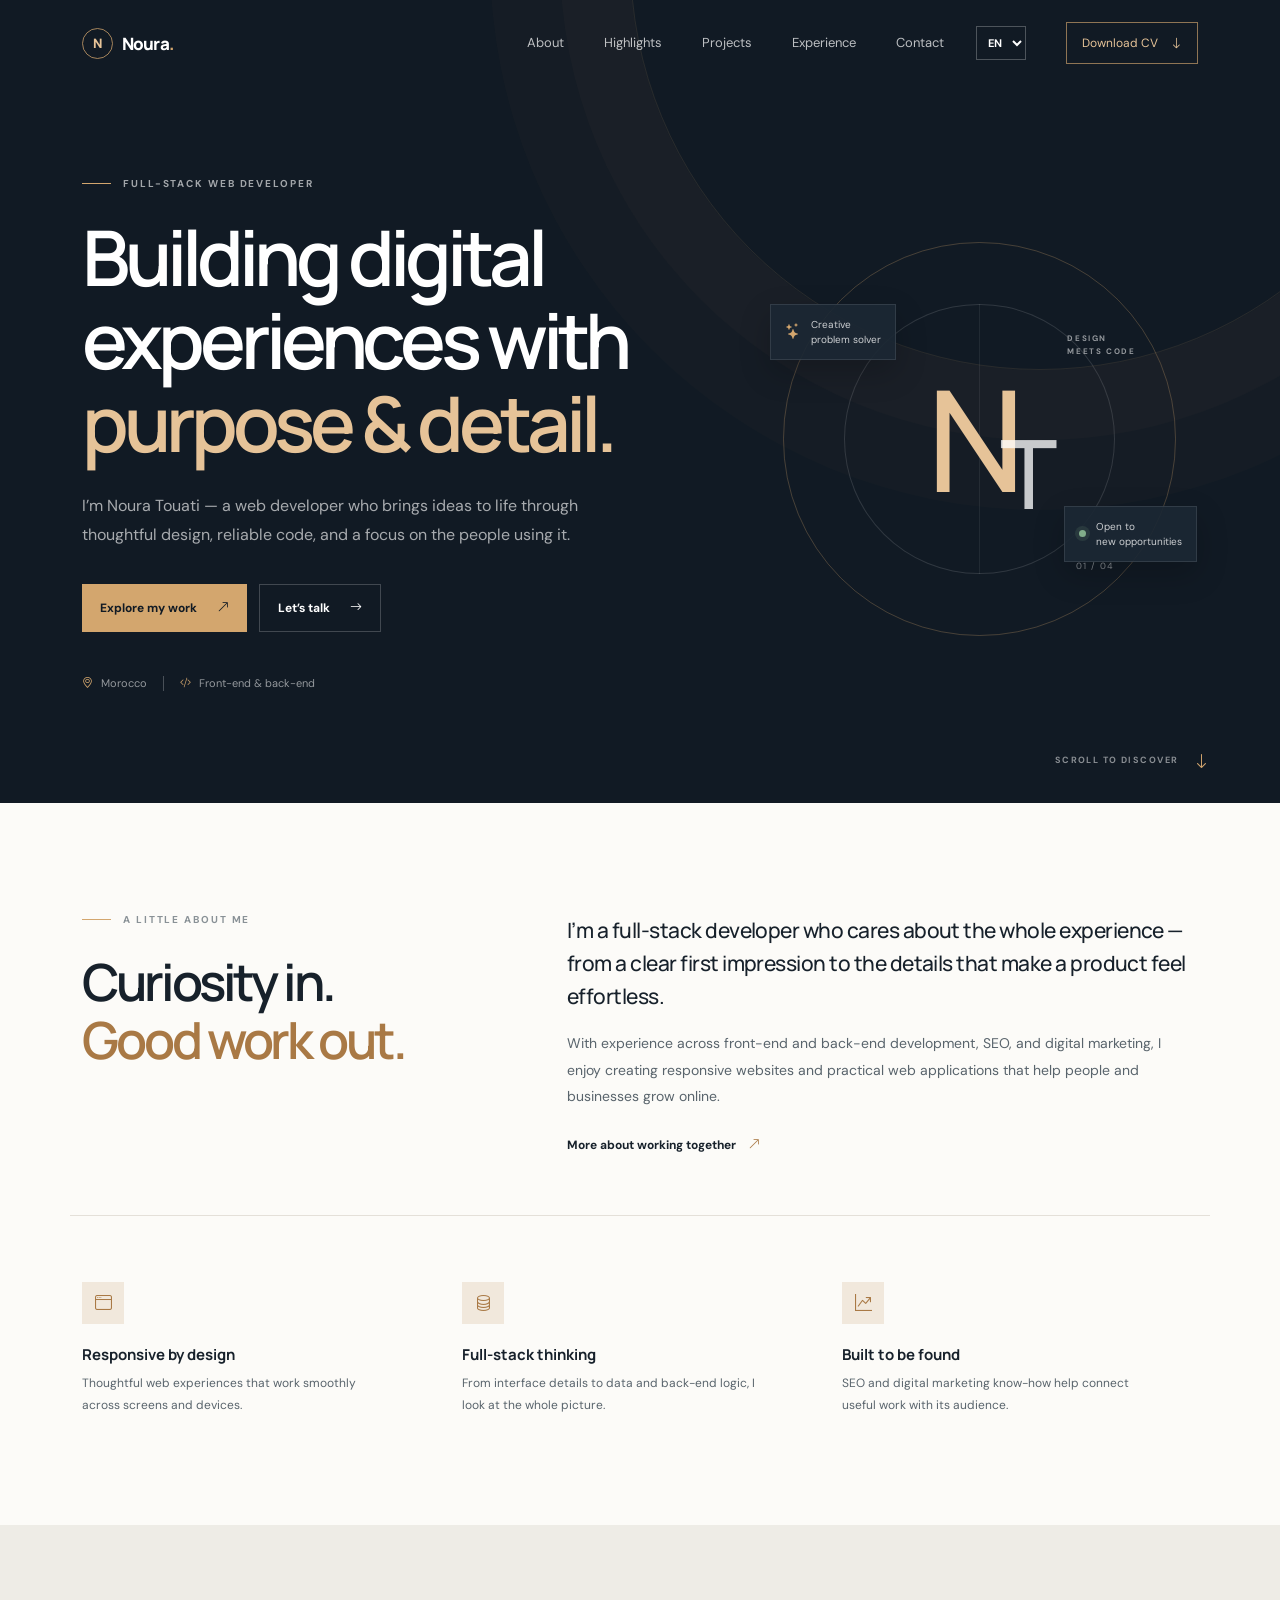
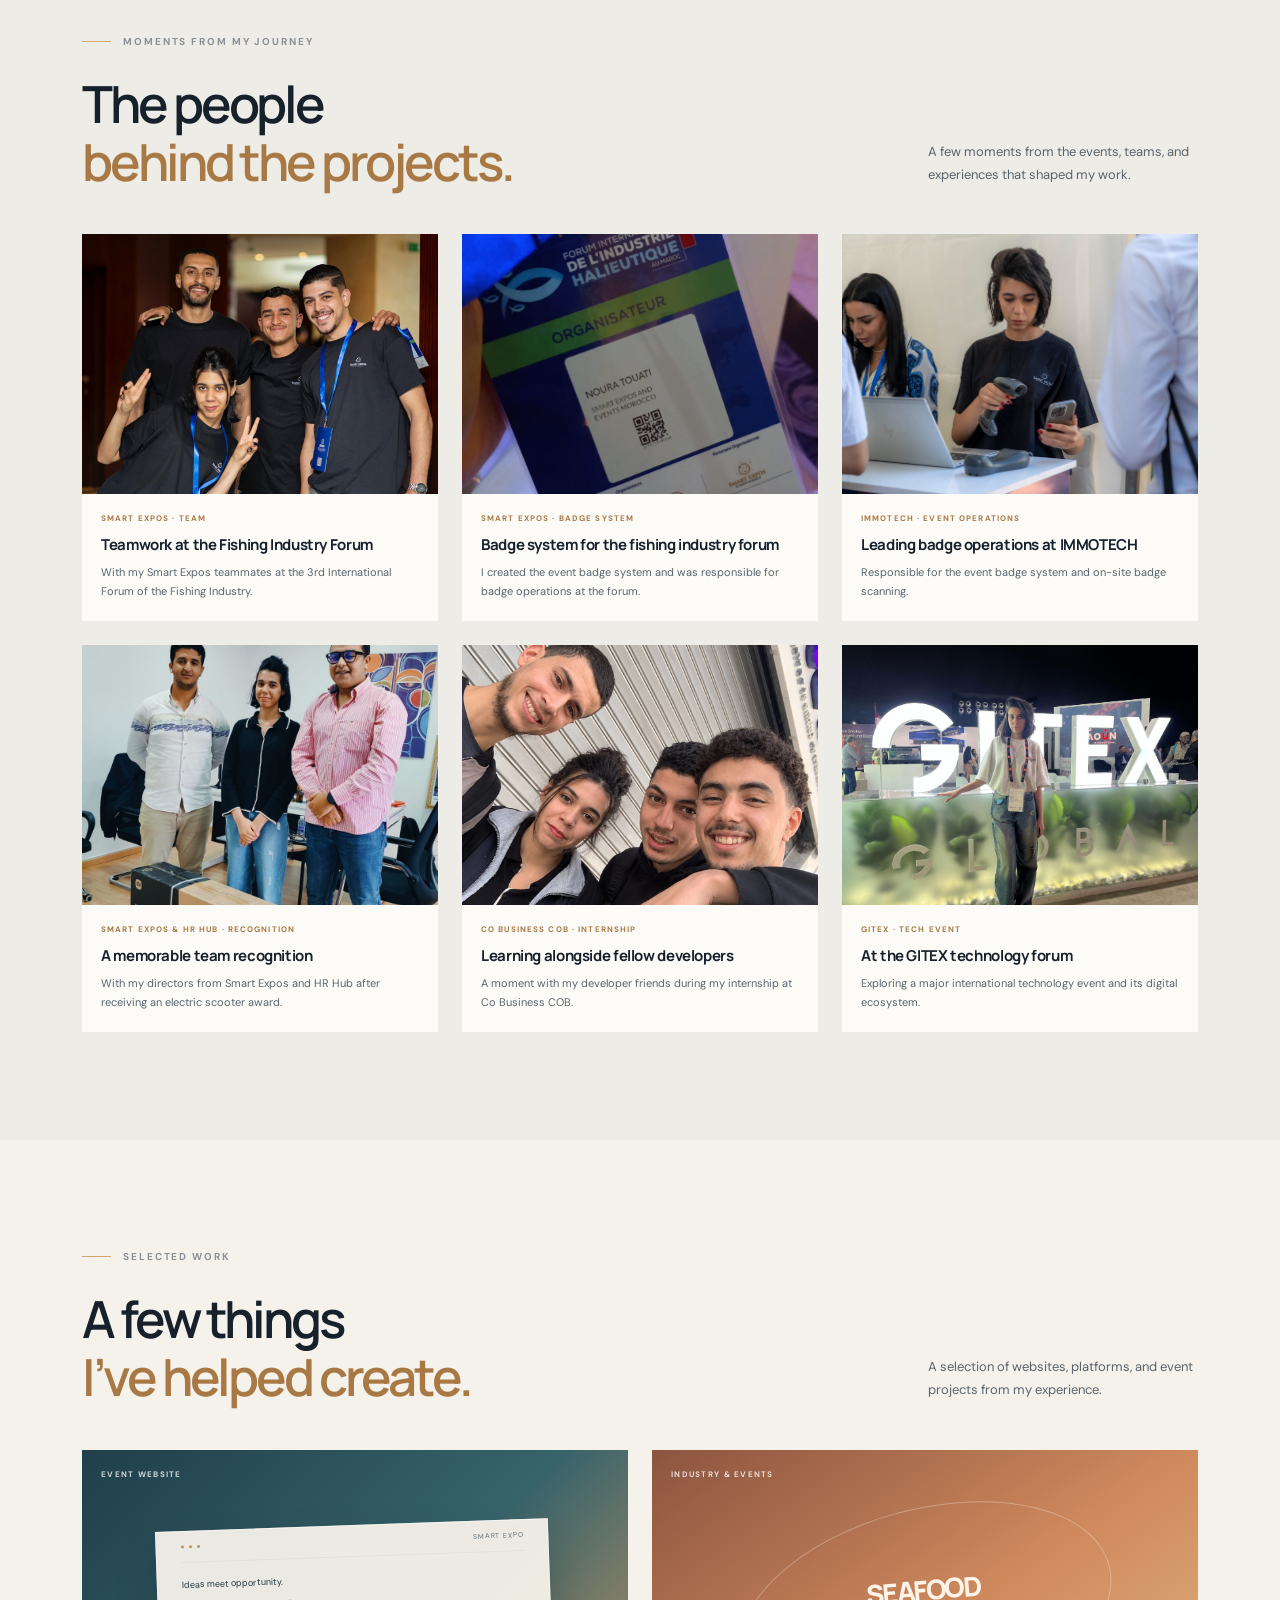
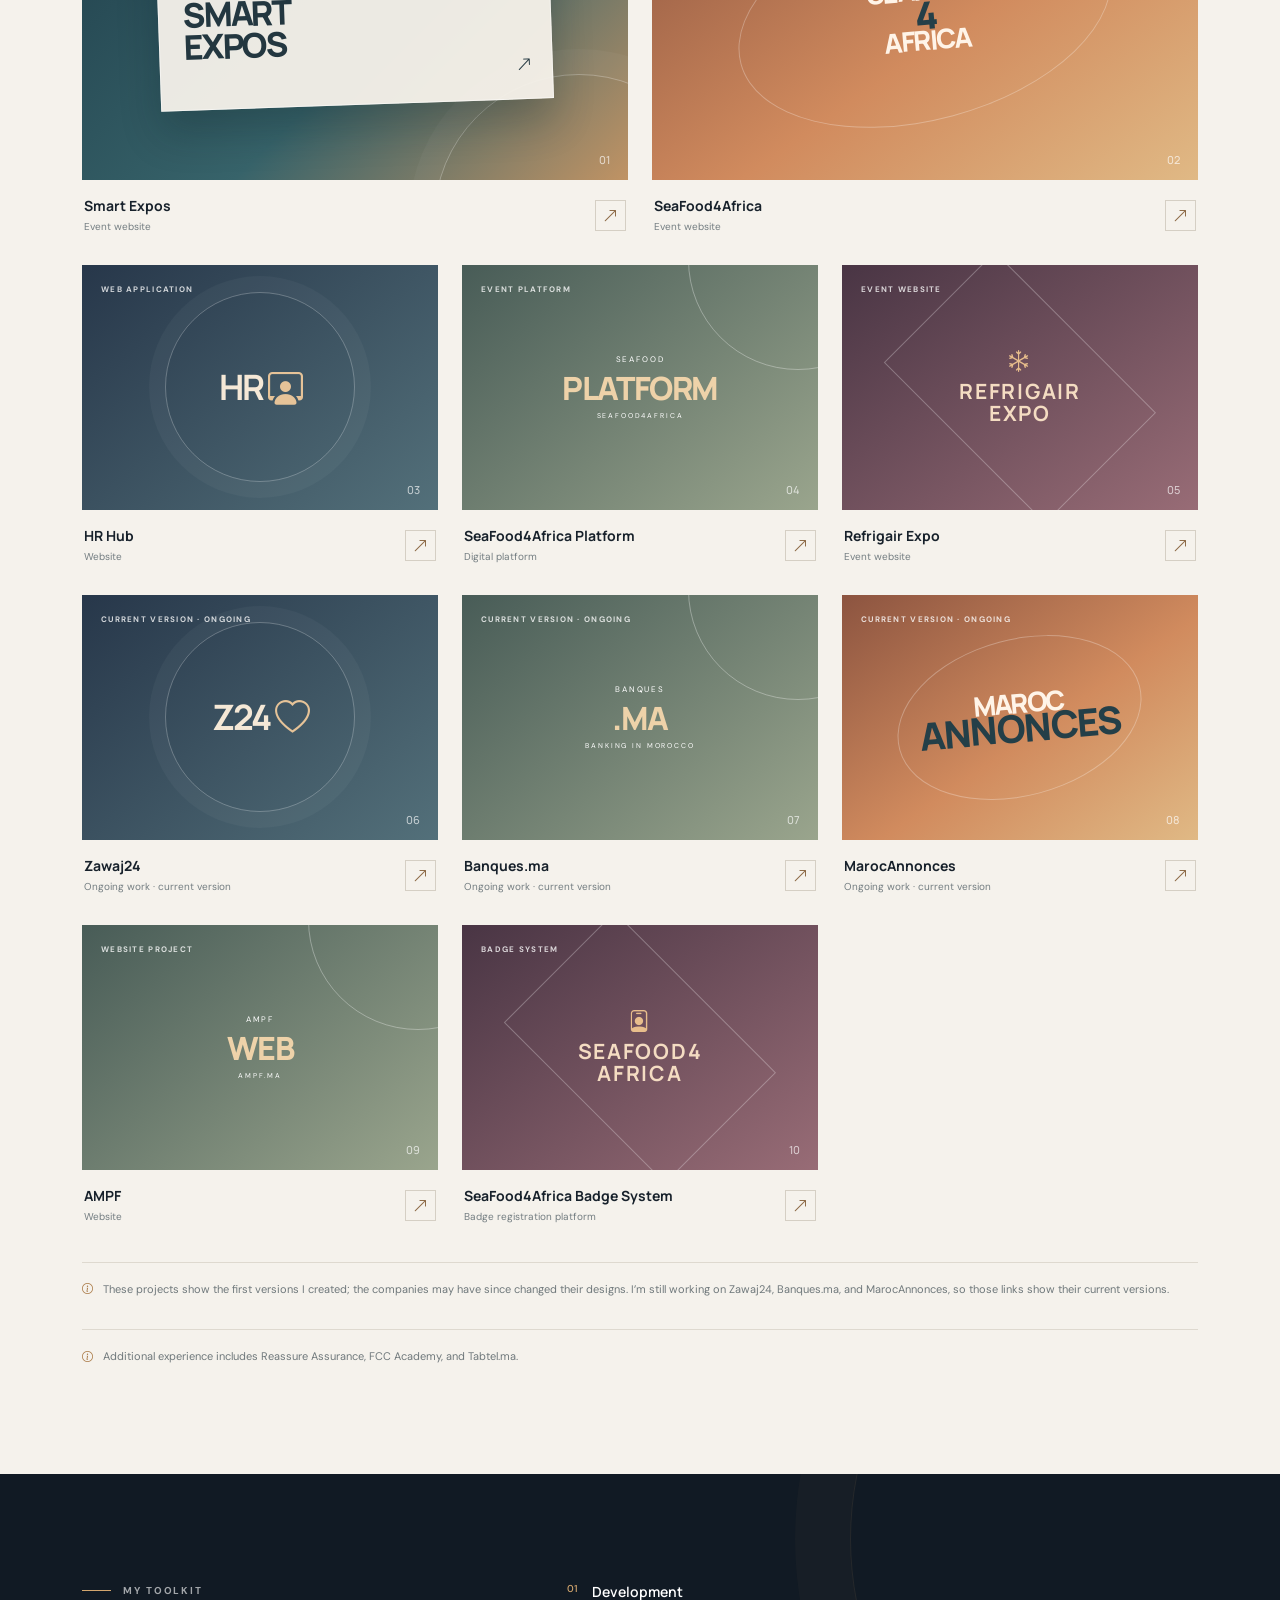
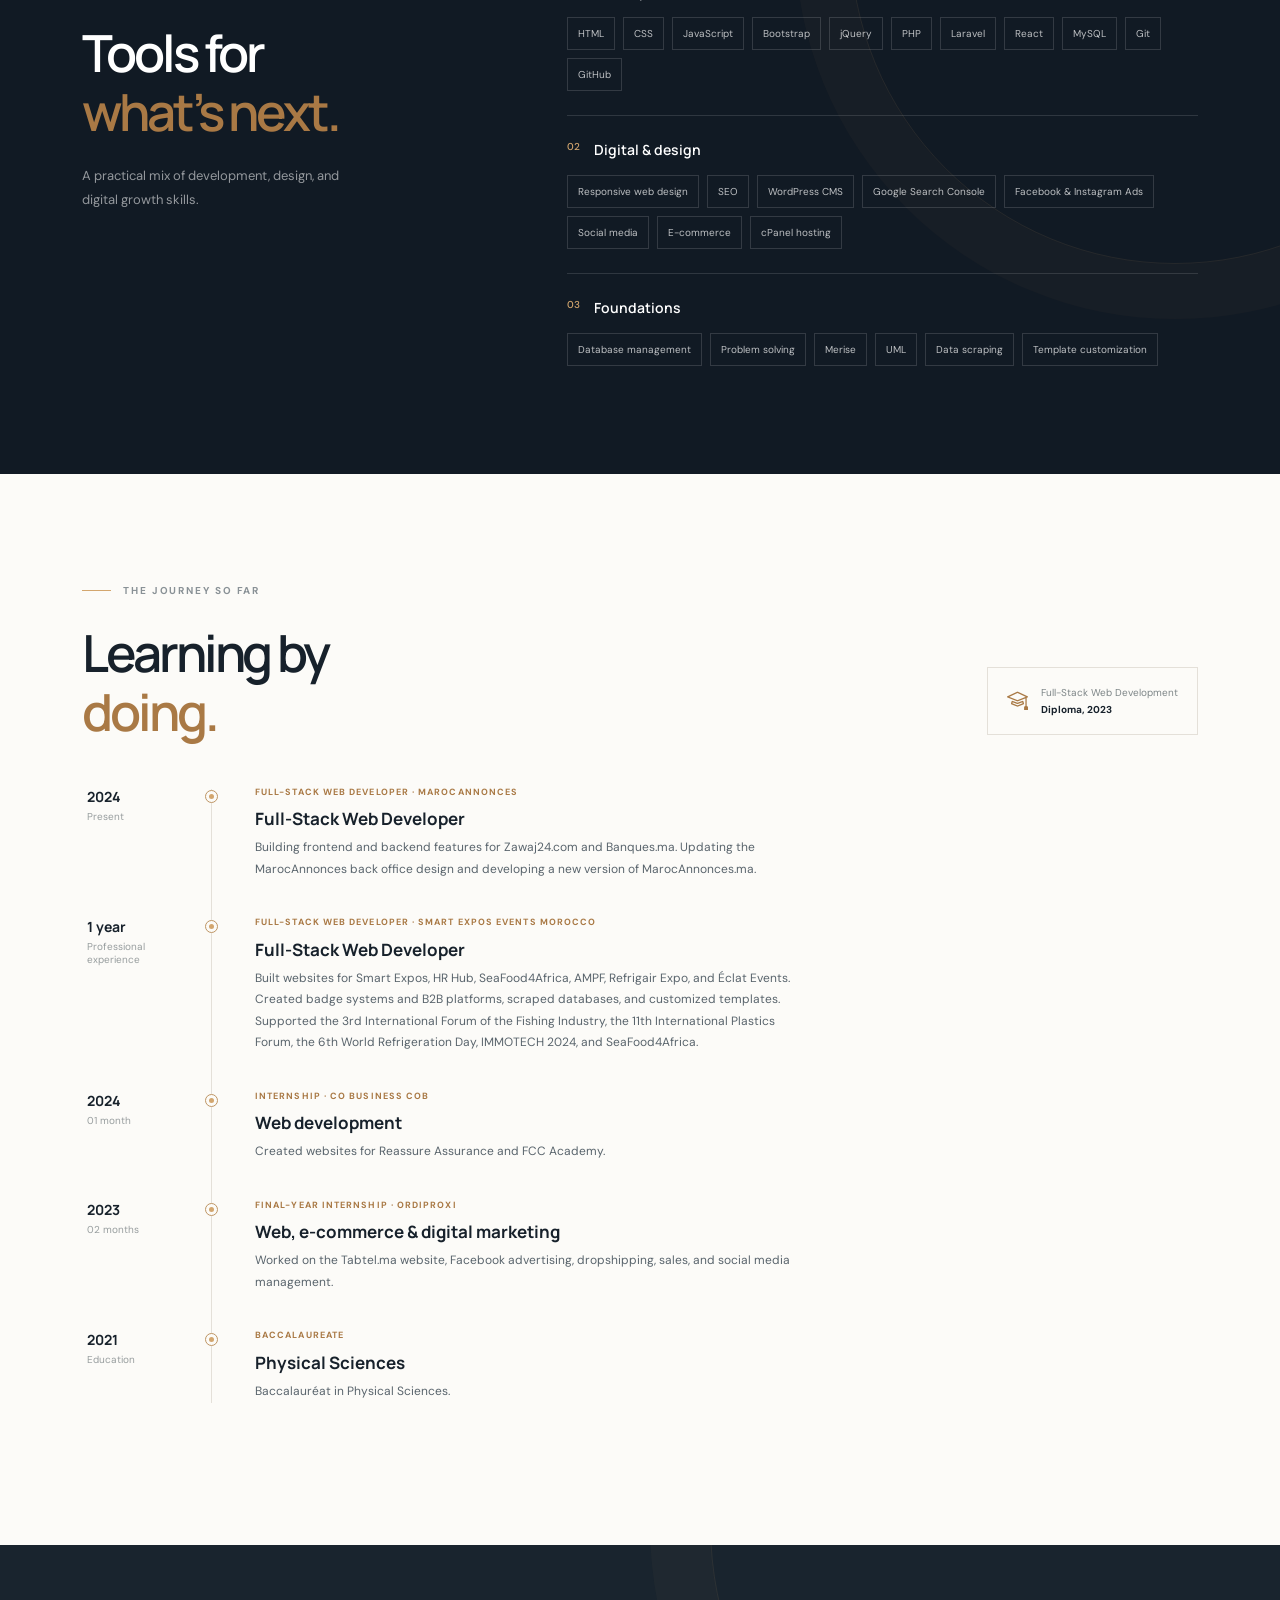
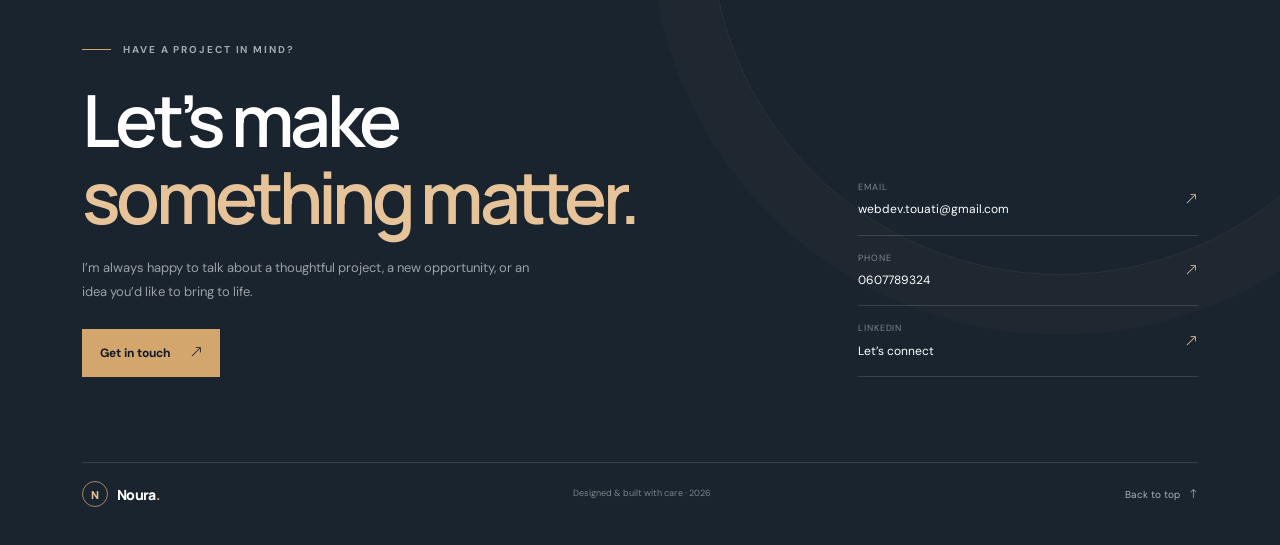
<file: index.html>
<!doctype html>
<html lang="en">
<head>
  <meta charset="utf-8">
  <meta name="viewport" content="width=device-width, initial-scale=1">
  <meta name="theme-color" content="#111a24">
  <meta name="description" content="Portfolio of Noura Touati, a full-stack web developer creating thoughtful digital experiences.">
  <title>Noura Touati — Full-Stack Web Developer</title>
  <link rel="preconnect" href="https://fonts.googleapis.com">
  <link rel="preconnect" href="https://fonts.gstatic.com" crossorigin>
  <link href="https://fonts.googleapis.com/css2?family=DM+Sans:wght@400;500;600;700&family=Manrope:wght@400;500;600;700;800&display=swap" rel="stylesheet">
  <link href="https://cdn.jsdelivr.net/npm/bootstrap@5.3.3/dist/css/bootstrap.min.css" rel="stylesheet">
  <link href="https://cdn.jsdelivr.net/npm/bootstrap-icons@1.11.3/font/bootstrap-icons.min.css" rel="stylesheet">
  <link href="styles.css" rel="stylesheet">
  <script src="languages.js" defer></script>
  <script src="script.js" defer></script>
</head>
<body>
  <header class="site-header">
    <nav class="navbar navbar-expand-lg">
      <div class="container">
        <a class="navbar-brand" href="#home"><span class="brand-mark">N</span>Noura<span class="brand-dot">.</span></a>
        <button class="navbar-toggler" type="button" data-bs-toggle="collapse" data-bs-target="#mainNavigation" aria-controls="mainNavigation" aria-expanded="false" aria-label="Toggle navigation"><span class="navbar-toggler-icon"></span></button>
        <div class="collapse navbar-collapse" id="mainNavigation">
          <ul class="navbar-nav ms-auto align-items-lg-center">
            <li class="nav-item"><a class="nav-link" href="#about">About</a></li>
            <li class="nav-item"><a class="nav-link" href="#highlights">Highlights</a></li>
            <li class="nav-item"><a class="nav-link" href="#work">Projects</a></li>
            <li class="nav-item"><a class="nav-link" href="#experience">Experience</a></li>
            <li class="nav-item"><a class="nav-link" href="#contact">Contact</a></li>
            <li class="nav-item language-item"><label class="visually-hidden" for="languageSelector">Choose language</label><select class="language-select" id="languageSelector" aria-label="Choose language"><option value="en">EN</option><option value="fr">FR</option><option value="de">DE</option></select></li>
            <li class="nav-item ms-lg-3"><a class="nav-cta" id="cvDownload" href="Noura-Touati-CV-EN.pdf" download>Download CV <i class="bi bi-arrow-down"></i></a></li>
          </ul>
        </div>
      </div>
    </nav>
  </header>

  <main>
    <section class="hero-section" id="home">
      <div class="hero-orb"></div>
      <div class="container hero-content">
        <div class="row align-items-center g-4 g-lg-5">
          <div class="col-lg-7">
            <p class="eyebrow"><span></span> FULL-STACK WEB DEVELOPER</p>
            <h1>Building digital<br>experiences with<br><em>purpose &amp; detail.</em></h1>
            <p class="hero-intro">I’m Noura Touati — a web developer who brings ideas to life through thoughtful design, reliable code, and a focus on the people using it.</p>
            <div class="hero-actions"><a class="button button-accent" href="#work">Explore my work <i class="bi bi-arrow-up-right"></i></a><a class="button button-outline" href="#contact">Let’s talk <i class="bi bi-arrow-right"></i></a></div>
            <div class="hero-meta"><span><i class="bi bi-geo-alt"></i> Morocco</span><i class="meta-divider"></i><span><i class="bi bi-code-slash"></i> Front-end &amp; back-end</span></div>
          </div>
          <div class="col-lg-5">
            <div class="hero-art" aria-label="Decorative Noura Touati monogram">
              <div class="art-ring"></div><div class="art-grid"></div>
              <div class="monogram"><span>N</span><span>T</span></div>
              <span class="art-caption">DESIGN<br>MEETS CODE</span>
              <div class="floating-note note-top"><i class="bi bi-stars"></i><span>Creative<br>problem solver</span></div>
              <div class="floating-note note-bottom"><i class="status-dot"></i><span>Open to<br>new opportunities</span></div>
              <span class="art-index">01 / 04</span>
            </div>
          </div>
        </div>
        <a class="scroll-hint" href="#about">SCROLL TO DISCOVER <i class="bi bi-arrow-down"></i></a>
      </div>
    </section>

    <section class="section about-section" id="about">
      <div class="container">
        <div class="row g-4 g-lg-5">
          <div class="col-lg-4"><p class="eyebrow eyebrow-dark"><span></span> A LITTLE ABOUT ME</p><h2 class="section-title">Curiosity in.<br><em>Good work out.</em></h2></div>
          <div class="col-lg-7 offset-lg-1">
            <p class="about-lead">I’m a full-stack developer who cares about the whole experience — from a clear first impression to the details that make a product feel effortless.</p>
            <p class="body-copy">With experience across front-end and back-end development, SEO, and digital marketing, I enjoy creating responsive websites and practical web applications that help people and businesses grow online.</p>
            <a class="text-link" href="#contact">More about working together <i class="bi bi-arrow-up-right"></i></a>
          </div>
        </div>
        <div class="row g-4 value-grid">
          <div class="col-md-4"><article class="value-card"><span class="value-icon"><i class="bi bi-window"></i></span><h3>Responsive by design</h3><p>Thoughtful web experiences that work smoothly across screens and devices.</p></article></div>
          <div class="col-md-4"><article class="value-card"><span class="value-icon"><i class="bi bi-database"></i></span><h3>Full-stack thinking</h3><p>From interface details to data and back-end logic, I look at the whole picture.</p></article></div>
          <div class="col-md-4"><article class="value-card"><span class="value-icon"><i class="bi bi-graph-up-arrow"></i></span><h3>Built to be found</h3><p>SEO and digital marketing know-how help connect useful work with its audience.</p></article></div>
        </div>
      </div>
    </section>

    <section class="section highlights-section" id="highlights">
      <div class="container">
        <div class="section-heading">
          <div>
            <p class="eyebrow eyebrow-dark"><span></span> MOMENTS FROM MY JOURNEY</p>
            <h2 class="section-title">The people<br><em>behind the projects.</em></h2>
          </div>
          <p class="section-aside">A few moments from the events, teams, and experiences that shaped my work.</p>
        </div>
        <div class="row g-4 photo-grid">
          <div class="col-md-6 col-lg-4">
            <figure class="photo-card">
              <img src="equipe%20smart.jpeg" alt="Noura with three Smart Expos teammates at the 3rd International Forum of the Fishing Industry" loading="lazy" decoding="async">
              <figcaption><span class="photo-category">SMART EXPOS · TEAM</span><h3>Teamwork at the Fishing Industry Forum</h3><p>With my Smart Expos teammates at the 3rd International Forum of the Fishing Industry.</p></figcaption>
            </figure>
          </div>
          <div class="col-md-6 col-lg-4">
            <figure class="photo-card">
              <img class="photo-badge" src="badge%20forum.jpeg" alt="Event organizer badge designed for the International Forum of the Fishing Industry" loading="lazy" decoding="async">
              <figcaption><span class="photo-category">SMART EXPOS · BADGE SYSTEM</span><h3>Badge system for the fishing industry forum</h3><p>I created the event badge system and was responsible for badge operations at the forum.</p></figcaption>
            </figure>
          </div>
          <div class="col-md-6 col-lg-4">
            <figure class="photo-card">
              <img src="responsable%20in%20badge.jpeg" alt="Noura managing event badge scanning and check-in at IMMOTECH" loading="lazy" decoding="async">
              <figcaption><span class="photo-category">IMMOTECH · EVENT OPERATIONS</span><h3>Leading badge operations at IMMOTECH</h3><p>Responsible for the event badge system and on-site badge scanning.</p></figcaption>
            </figure>
          </div>
          <div class="col-md-6 col-lg-4">
            <figure class="photo-card">
              <img class="photo-award" src="prime%20with%20directors.jpeg" alt="Noura with her Smart Expos and HR Hub directors beside an electric scooter recognition gift" loading="lazy" decoding="async">
              <figcaption><span class="photo-category">SMART EXPOS &amp; HR HUB · RECOGNITION</span><h3>A memorable team recognition</h3><p>With my directors from Smart Expos and HR Hub after receiving an electric scooter award.</p></figcaption>
            </figure>
          </div>
          <div class="col-md-6 col-lg-4">
            <figure class="photo-card">
              <img class="photo-internship" src="selfie%20with%20devoleprs%20in%20stage.png" alt="Noura and fellow developers during her internship at Co Business COB" loading="lazy" decoding="async">
              <figcaption><span class="photo-category">CO BUSINESS COB · INTERNSHIP</span><h3>Learning alongside fellow developers</h3><p>A moment with my developer friends during my internship at Co Business COB.</p></figcaption>
            </figure>
          </div>
          <div class="col-md-6 col-lg-4">
            <figure class="photo-card">
              <img class="photo-gitex" src="gitex.jpg" alt="Noura attending the GITEX technology forum" loading="lazy" decoding="async">
              <figcaption><span class="photo-category">GITEX · TECH EVENT</span><h3>At the GITEX technology forum</h3><p>Exploring a major international technology event and its digital ecosystem.</p></figcaption>
            </figure>
          </div>
        </div>
      </div>
    </section>

    <section class="section work-section" id="work">
      <div class="container">
        <div class="section-heading"><div><p class="eyebrow eyebrow-dark"><span></span> SELECTED WORK</p><h2 class="section-title">A few things<br><em>I’ve helped create.</em></h2></div><p class="section-aside">A selection of websites, platforms, and event projects from my experience.</p></div>
        <div class="row g-4">
          <div class="col-md-6"><a class="project-card" href="https://smart-events.ma/" target="_blank" rel="noopener noreferrer" aria-label="Visit the Smart Expos website"><div class="project-visual visual-expo"><span class="visual-label">EVENT WEBSITE</span><div class="mock-window"><div class="window-bar">● ● ● <span>SMART EXPO</span></div><small>Ideas meet opportunity.</small><strong>SMART<br>EXPOS</strong><i class="bi bi-arrow-up-right"></i></div><span class="project-number">01</span></div><div class="project-info"><div><h3>Smart Expos</h3><p>Event website</p></div><i class="bi bi-arrow-up-right"></i></div></a></div>
          <div class="col-md-6"><a class="project-card" href="https://seafood4africa.com/" target="_blank" rel="noopener noreferrer" aria-label="Visit the SeaFood4Africa website"><div class="project-visual visual-seafood"><span class="visual-label">INDUSTRY &amp; EVENTS</span><div class="seafood-type">SEAFOOD<br><b>4</b><br>AFRICA</div><span class="project-number">02</span></div><div class="project-info"><div><h3>SeaFood4Africa</h3><p>Event website</p></div><i class="bi bi-arrow-up-right"></i></div></a></div>
          <div class="col-md-4"><a class="project-card" href="https://www.hrhub.ma/" target="_blank" rel="noopener noreferrer" aria-label="Visit the HR Hub website"><div class="project-visual visual-hub"><span class="visual-label">WEB APPLICATION</span><div class="hub-type">HR <i class="bi bi-person-workspace"></i></div><span class="project-number">03</span></div><div class="project-info"><div><h3>HR Hub</h3><p>Website</p></div><i class="bi bi-arrow-up-right"></i></div></a></div>
          <div class="col-md-4"><a class="project-card" href="https://platforme.seafood4africa.com/" target="_blank" rel="noopener noreferrer" aria-label="Visit the SeaFood4Africa platform"><div class="project-visual visual-forum"><span class="visual-label">EVENT PLATFORM</span><div class="forum-type">SEAFOOD<strong>PLATFORM</strong><small>SEAFOOD4AFRICA</small></div><span class="project-number">04</span></div><div class="project-info"><div><h3>SeaFood4Africa Platform</h3><p>Digital platform</p></div><i class="bi bi-arrow-up-right"></i></div></a></div>
          <div class="col-md-4"><a class="project-card" href="https://refrigairexpo.com/" target="_blank" rel="noopener noreferrer" aria-label="Visit the Refrigair Expo website"><div class="project-visual visual-eclat"><span class="visual-label">EVENT WEBSITE</span><div class="eclat-type"><i class="bi bi-snow"></i>REFRIGAIR<br>EXPO</div><span class="project-number">05</span></div><div class="project-info"><div><h3>Refrigair Expo</h3><p>Event website</p></div><i class="bi bi-arrow-up-right"></i></div></a></div>
          <div class="col-md-4"><a class="project-card" href="https://zawaj24.com/" target="_blank" rel="noopener noreferrer" aria-label="Visit the Zawaj24 website"><div class="project-visual visual-hub"><span class="visual-label">CURRENT VERSION · ONGOING</span><div class="hub-type">Z24 <i class="bi bi-heart"></i></div><span class="project-number">06</span></div><div class="project-info"><div><h3>Zawaj24</h3><p>Ongoing work · current version</p></div><i class="bi bi-arrow-up-right"></i></div></a></div>
          <div class="col-md-4"><a class="project-card" href="https://banques.ma/" target="_blank" rel="noopener noreferrer" aria-label="Visit the Banques.ma website"><div class="project-visual visual-forum"><span class="visual-label">CURRENT VERSION · ONGOING</span><div class="forum-type">BANQUES<strong>.MA</strong><small>BANKING IN MOROCCO</small></div><span class="project-number">07</span></div><div class="project-info"><div><h3>Banques.ma</h3><p>Ongoing work · current version</p></div><i class="bi bi-arrow-up-right"></i></div></a></div>
          <div class="col-md-4"><a class="project-card" href="https://www.marocannonces.com/" target="_blank" rel="noopener noreferrer" aria-label="Visit MarocAnnonces"><div class="project-visual visual-seafood"><span class="visual-label">CURRENT VERSION · ONGOING</span><div class="seafood-type">MAROC<br><b>ANNONCES</b></div><span class="project-number">08</span></div><div class="project-info"><div><h3>MarocAnnonces</h3><p>Ongoing work · current version</p></div><i class="bi bi-arrow-up-right"></i></div></a></div>
          <div class="col-md-4"><a class="project-card" href="https://ampf.ma/" target="_blank" rel="noopener noreferrer" aria-label="Visit the AMPF website"><div class="project-visual visual-forum"><span class="visual-label">WEBSITE PROJECT</span><div class="forum-type">AMPF<strong>WEB</strong><small>AMPF.MA</small></div><span class="project-number">09</span></div><div class="project-info"><div><h3>AMPF</h3><p>Website</p></div><i class="bi bi-arrow-up-right"></i></div></a></div>
          <div class="col-md-4"><a class="project-card" href="https://badge.seafood4africa.com/" target="_blank" rel="noopener noreferrer" aria-label="Visit the SeaFood4Africa badge system"><div class="project-visual visual-eclat"><span class="visual-label">BADGE SYSTEM</span><div class="eclat-type"><i class="bi bi-person-badge"></i>SEAFOOD4<br>AFRICA</div><span class="project-number">10</span></div><div class="project-info"><div><h3>SeaFood4Africa Badge System</h3><p>Badge registration platform</p></div><i class="bi bi-arrow-up-right"></i></div></a></div>
        </div>
        <p class="project-footnote"><i class="bi bi-info-circle"></i> These projects show the first versions I created; the companies may have since changed their designs. I’m still working on Zawaj24, Banques.ma, and MarocAnnonces, so those links show their current versions.</p>
        <p class="project-footnote"><i class="bi bi-info-circle"></i> Additional experience includes Reassure Assurance, FCC Academy, and Tabtel.ma.</p>
      </div>
    </section>

    <section class="section skills-section" id="skills">
      <div class="container">
        <div class="row g-4 g-lg-5">
          <div class="col-lg-4"><p class="eyebrow"><span></span> MY TOOLKIT</p><h2 class="section-title">Tools for<br><em>what’s next.</em></h2><p class="skills-intro">A practical mix of development, design, and digital growth skills.</p></div>
          <div class="col-lg-7 offset-lg-1">
            <div class="skill-group"><h3><span>01</span> Development</h3><div class="skill-tags"><span>HTML</span><span>CSS</span><span>JavaScript</span><span>Bootstrap</span><span>jQuery</span><span>PHP</span><span>Laravel</span><span>React</span><span>MySQL</span><span>Git</span><span>GitHub</span></div></div>
            <div class="skill-group"><h3><span>02</span> Digital &amp; design</h3><div class="skill-tags"><span>Responsive web design</span><span>SEO</span><span>WordPress CMS</span><span>Google Search Console</span><span>Facebook &amp; Instagram Ads</span><span>Social media</span><span>E-commerce</span><span>cPanel hosting</span></div></div>
            <div class="skill-group"><h3><span>03</span> Foundations</h3><div class="skill-tags"><span>Database management</span><span>Problem solving</span><span>Merise</span><span>UML</span><span>Data scraping</span><span>Template customization</span></div></div>
          </div>
        </div>
      </div>
    </section>

    <section class="section experience-section" id="experience">
      <div class="container">
        <div class="section-heading"><div><p class="eyebrow eyebrow-dark"><span></span> THE JOURNEY SO FAR</p><h2 class="section-title">Learning by<br><em>doing.</em></h2></div><div class="education-badge"><i class="bi bi-mortarboard"></i><span>Full-Stack Web Development<br><strong>Diploma, 2023</strong></span></div></div>
        <div class="timeline">
          <article class="timeline-item"><div class="timeline-date">2024<span>Present</span></div><div class="timeline-marker"></div><div class="timeline-content"><p class="timeline-label">FULL-STACK WEB DEVELOPER · MAROCANNONCES</p><h3>Full-Stack Web Developer</h3><p>Building frontend and backend features for Zawaj24.com and Banques.ma. Updating the MarocAnnonces back office design and developing a new version of MarocAnnonces.ma.</p></div></article>
          <article class="timeline-item"><div class="timeline-date">1 year<span>Professional experience</span></div><div class="timeline-marker"></div><div class="timeline-content"><p class="timeline-label">FULL-STACK WEB DEVELOPER · SMART EXPOS EVENTS MOROCCO</p><h3>Full-Stack Web Developer</h3><p>Built websites for Smart Expos, HR Hub, SeaFood4Africa, AMPF, Refrigair Expo, and Éclat Events. Created badge systems and B2B platforms, scraped databases, and customized templates. Supported the 3rd International Forum of the Fishing Industry, the 11th International Plastics Forum, the 6th World Refrigeration Day, IMMOTECH 2024, and SeaFood4Africa.</p></div></article>
          <article class="timeline-item"><div class="timeline-date">2024<span>01 month</span></div><div class="timeline-marker"></div><div class="timeline-content"><p class="timeline-label">INTERNSHIP · CO BUSINESS COB</p><h3>Web development</h3><p>Created websites for Reassure Assurance and FCC Academy.</p></div></article>
          <article class="timeline-item"><div class="timeline-date">2023<span>02 months</span></div><div class="timeline-marker"></div><div class="timeline-content"><p class="timeline-label">FINAL-YEAR INTERNSHIP · ORDIPROXI</p><h3>Web, e-commerce &amp; digital marketing</h3><p>Worked on the Tabtel.ma website, Facebook advertising, dropshipping, sales, and social media management.</p></div></article>
          <article class="timeline-item"><div class="timeline-date">2021<span>Education</span></div><div class="timeline-marker"></div><div class="timeline-content"><p class="timeline-label">BACCALAUREATE</p><h3>Physical Sciences</h3><p>Baccalauréat in Physical Sciences.</p></div></article>
        </div>
      </div>
    </section>

    <section class="contact-section" id="contact">
      <div class="container position-relative">
        <div class="row align-items-end g-4 g-lg-5">
          <div class="col-lg-8"><p class="eyebrow"><span></span> HAVE A PROJECT IN MIND?</p><h2>Let’s make<br><em>something matter.</em></h2><p class="contact-intro">I’m always happy to talk about a thoughtful project, a new opportunity, or an idea you’d like to bring to life.</p><a class="button button-accent" href="mailto:webdev.touati@gmail.com">Get in touch <i class="bi bi-arrow-up-right"></i></a></div>
          <div class="col-lg-4 contact-details">
            <a href="mailto:webdev.touati@gmail.com"><span>Email</span>webdev.touati@gmail.com<i class="bi bi-arrow-up-right"></i></a>
            <a href="tel:0607789324"><span>Phone</span>0607789324<i class="bi bi-arrow-up-right"></i></a>
            <a href="https://www.linkedin.com/in/noura-touati-84a982255/" target="_blank" rel="noopener noreferrer"><span>LinkedIn</span>Let’s connect<i class="bi bi-arrow-up-right"></i></a>
          </div>
        </div>
        <footer class="site-footer"><a class="navbar-brand" href="#home"><span class="brand-mark">N</span>Noura<span class="brand-dot">.</span></a><span>Designed &amp; built with care · <span id="currentYear"></span></span><a class="back-to-top" href="#home">Back to top <i class="bi bi-arrow-up"></i></a></footer>
      </div>
    </section>
  </main>
  <script src="https://cdn.jsdelivr.net/npm/bootstrap@5.3.3/dist/js/bootstrap.bundle.min.js"></script>
</body>
</html>
</file>
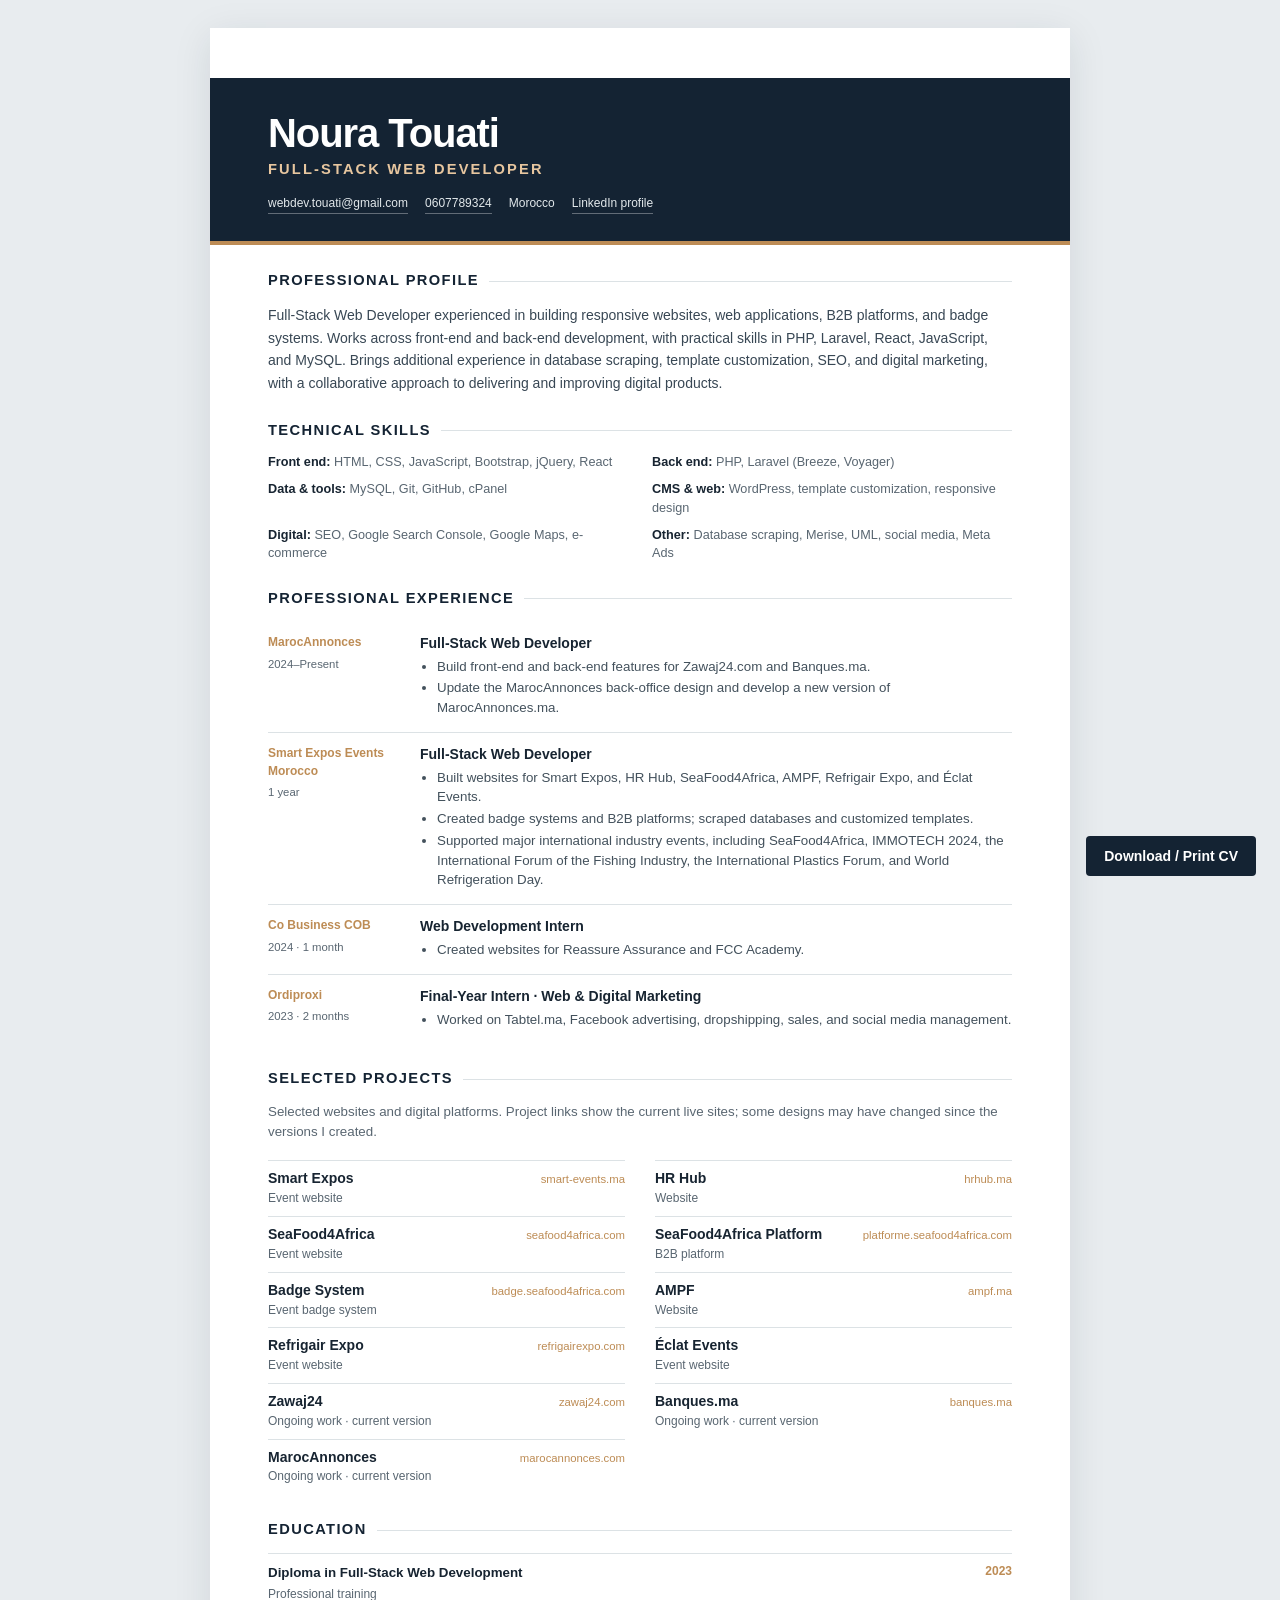
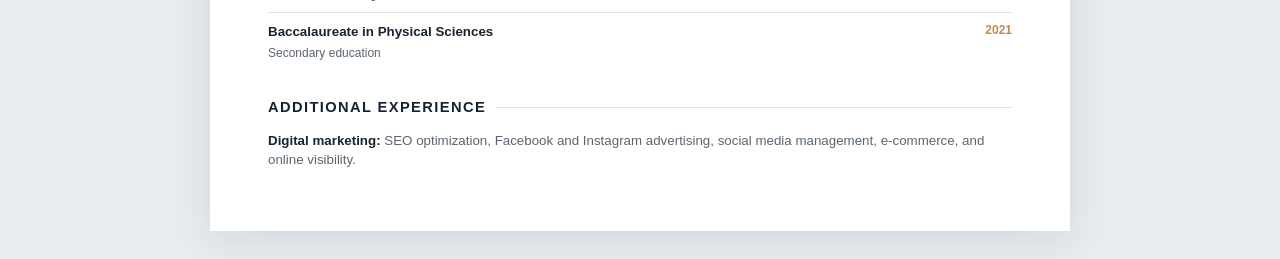
<file: cv.html>
<!doctype html>
<html lang="en">
<head>
  <meta charset="utf-8">
  <meta name="viewport" content="width=device-width, initial-scale=1">
  <meta name="description" content="Professional CV of Noura Touati, Full-Stack Web Developer.">
  <title>Noura Touati | Full-Stack Web Developer</title>
  <script src="languages.js" defer></script>
  <style>
    :root {
      color-scheme: light;
      --ink: #172431;
      --navy: #142333;
      --gold: #bd8c55;
      --muted: #596671;
      --line: #dce2e5;
      --pale: #f2f5f6;
    }

    * { box-sizing: border-box; }
    html { background: #e8ecef; }
    body {
      max-width: 860px;
      margin: 28px auto;
      padding: 48px 58px;
      background: #fff;
      color: var(--ink);
      font: 10pt/1.48 Arial, Helvetica, sans-serif;
      box-shadow: 0 8px 36px #1724311a;
    }

    h1, h2, h3, p { margin-top: 0; }
    h1 { margin-bottom: 5px; font-size: 30pt; line-height: 1.05; letter-spacing: -.8pt; }
    h2 {
      display: flex;
      align-items: center;
      gap: 10px;
      margin: 25px 0 12px;
      color: var(--navy);
      font-size: 11pt;
      letter-spacing: 1.05pt;
      text-transform: uppercase;
    }
    h2::after { height: 1px; flex: 1; background: var(--line); content: ""; }
    h3 { margin-bottom: 2px; font-size: 10.5pt; line-height: 1.35; }
    a { color: inherit; text-decoration: none; }
    .masthead {
      position: relative;
      margin: -48px -58px 25px;
      padding: 34px 58px 27px;
      border-bottom: 4px solid var(--gold);
      background: var(--navy);
      color: #fff;
    }
    .role { margin: 0 0 15px; color: #e7c69f; font-size: 11pt; font-weight: 700; letter-spacing: 1.6pt; text-transform: uppercase; }
    .contact { display: flex; flex-wrap: wrap; gap: 5px 17px; color: #e2e8eb; font-size: 9pt; }
    .contact a { border-bottom: 1px solid #ffffff55; }
    .summary { margin: 0; color: #384754; font-size: 10.5pt; line-height: 1.62; }
    .skills { display: grid; grid-template-columns: 1fr 1fr; gap: 8px 24px; }
    .skill-line { margin: 0; color: var(--muted); font-size: 9.5pt; }
    .skill-line strong { color: var(--ink); }
    .experience { display: grid; grid-template-columns: 138px 1fr; gap: 14px; padding: 12px 0; border-top: 1px solid var(--line); break-inside: avoid; }
    .experience:first-of-type { border-top: 0; }
    .company { color: var(--gold); font-size: 9pt; font-weight: 700; }
    .dates { margin-top: 4px; color: var(--muted); font-size: 8.5pt; }
    .job-title { margin-bottom: 4px; font-weight: 700; }
    .experience ul { margin: 4px 0 0; padding-left: 17px; }
    .experience li { margin: 2px 0; color: #43515c; }
    .page-two { break-before: page; page-break-before: always; }
    .page-two-heading { margin: 0 0 4px; color: var(--navy); font-size: 18pt; letter-spacing: -.4pt; }
    .page-two-subtitle { margin-bottom: 19px; color: var(--muted); }
    .projects { display: grid; grid-template-columns: 1fr 1fr; column-gap: 30px; }
    .project { padding: 8px 0; border-top: 1px solid var(--line); break-inside: avoid; }
    .project h3 { display: flex; align-items: baseline; justify-content: space-between; gap: 10px; }
    .project a { color: var(--gold); font-size: 8.5pt; font-weight: 400; }
    .project p { margin: 2px 0 0; color: var(--muted); font-size: 9pt; }
    .events { padding: 13px 15px; border-left: 3px solid var(--gold); background: var(--pale); color: #43515c; }
    .events p { margin: 0; }
    .education { display: grid; grid-template-columns: 1fr auto; gap: 3px 20px; padding: 9px 0; border-top: 1px solid var(--line); }
    .education strong { font-size: 10pt; }
    .education span { color: var(--muted); font-size: 9pt; }
    .education time { color: var(--gold); font-size: 9pt; font-weight: 700; }
    .additional { color: var(--muted); }
    .additional strong { color: var(--ink); }
    .print-button {
      position: fixed;
      right: 24px;
      bottom: 24px;
      padding: 12px 18px;
      border: 0;
      border-radius: 4px;
      background: var(--navy);
      color: #fff;
      font: 700 14px Arial, sans-serif;
      cursor: pointer;
    }
    .cv-toolbar {
      display: flex;
      align-items: center;
      justify-content: flex-end;
      gap: 10px;
      max-width: 860px;
      margin: 0 auto;
      padding: 10px 0;
      color: var(--muted);
      font-size: 9pt;
    }
    .cv-toolbar select { padding: 5px 8px; border: 1px solid var(--line); background: #fff; color: var(--ink); }
    .cv-toolbar a { padding: 5px 8px; border: 1px solid var(--line); color: var(--navy); }
    .cv-toolbar a:hover { border-color: var(--gold); }

    @page { size: A4; margin: 15mm 16mm; }
    @media print {
      html, body { max-width: none; margin: 0; padding: 0; background: #fff; box-shadow: none; }
      body { font-size: 9.5pt; print-color-adjust: exact; -webkit-print-color-adjust: exact; }
      .masthead { margin: 0 -16mm 18px; padding: 8px 16mm 12px; }
      h1 { font-size: 27pt; }
      h2 { margin-top: 19px; margin-bottom: 9px; }
      .experience { padding: 8px 0; }
      .experience li { margin: 1px 0; }
      .project { padding: 6px 0; }
      .print-button { display: none; }
      .cv-toolbar { display: none; }
      a { color: inherit; }
    }
    @media screen and (max-width: 700px) {
      body { margin: 0; padding: 28px 22px; }
      .masthead { margin: -28px -22px 22px; padding: 28px 22px 22px; }
      .skills, .projects { grid-template-columns: 1fr; }
      .experience { grid-template-columns: 1fr; gap: 4px; }
      .page-two { margin-top: 34px; padding-top: 28px; border-top: 3px solid var(--gold); }
    }
  </style>
</head>
<body>
  <nav class="cv-toolbar" aria-label="CV language and downloads">
    <label for="languageSelector">Language</label>
    <select id="languageSelector" aria-label="Choose language">
      <option value="en">English</option>
      <option value="fr">Français</option>
      <option value="de">Deutsch</option>
    </select>
    <a href="Noura-Touati-CV-EN.pdf" download>EN PDF</a>
    <a href="Noura-Touati-CV-FR.pdf" download>FR PDF</a>
    <a href="Noura-Touati-CV-DE.pdf" download>DE PDF</a>
  </nav>
  <header class="masthead">
    <h1>Noura Touati</h1>
    <p class="role">Full-Stack Web Developer</p>
    <div class="contact">
      <a href="mailto:webdev.touati@gmail.com">webdev.touati@gmail.com</a>
      <a href="tel:0607789324">0607789324</a>
      <span>Morocco</span>
      <a href="https://www.linkedin.com/in/noura-touati-84a982255/">LinkedIn profile</a>
    </div>
  </header>

  <main>
    <section aria-labelledby="profile-heading">
      <h2 id="profile-heading">Professional Profile</h2>
      <p class="summary">Full-Stack Web Developer experienced in building responsive websites, web applications, B2B platforms, and badge systems. Works across front-end and back-end development, with practical skills in PHP, Laravel, React, JavaScript, and MySQL. Brings additional experience in database scraping, template customization, SEO, and digital marketing, with a collaborative approach to delivering and improving digital products.</p>
    </section>

    <section aria-labelledby="skills-heading">
      <h2 id="skills-heading">Technical Skills</h2>
      <div class="skills">
        <p class="skill-line"><strong>Front end:</strong> HTML, CSS, JavaScript, Bootstrap, jQuery, React</p>
        <p class="skill-line"><strong>Back end:</strong> PHP, Laravel (Breeze, Voyager)</p>
        <p class="skill-line"><strong>Data &amp; tools:</strong> MySQL, Git, GitHub, cPanel</p>
        <p class="skill-line"><strong>CMS &amp; web:</strong> WordPress, template customization, responsive design</p>
        <p class="skill-line"><strong>Digital:</strong> SEO, Google Search Console, Google Maps, e-commerce</p>
        <p class="skill-line"><strong>Other:</strong> Database scraping, Merise, UML, social media, Meta Ads</p>
      </div>
    </section>

    <section aria-labelledby="experience-heading">
      <h2 id="experience-heading">Professional Experience</h2>

      <article class="experience">
        <div><div class="company">MarocAnnonces</div><div class="dates">2024–Present</div></div>
        <div>
          <h3 class="job-title">Full-Stack Web Developer</h3>
          <ul>
            <li>Build front-end and back-end features for Zawaj24.com and Banques.ma.</li>
            <li>Update the MarocAnnonces back-office design and develop a new version of MarocAnnonces.ma.</li>
          </ul>
        </div>
      </article>

      <article class="experience">
        <div><div class="company">Smart Expos Events Morocco</div><div class="dates">1 year</div></div>
        <div>
          <h3 class="job-title">Full-Stack Web Developer</h3>
          <ul>
            <li>Built websites for Smart Expos, HR Hub, SeaFood4Africa, AMPF, Refrigair Expo, and Éclat Events.</li>
            <li>Created badge systems and B2B platforms; scraped databases and customized templates.</li>
            <li>Supported major international industry events, including SeaFood4Africa, IMMOTECH 2024, the International Forum of the Fishing Industry, the International Plastics Forum, and World Refrigeration Day.</li>
          </ul>
        </div>
      </article>

      <article class="experience">
        <div><div class="company">Co Business COB</div><div class="dates">2024 · 1 month</div></div>
        <div>
          <h3 class="job-title">Web Development Intern</h3>
          <ul><li>Created websites for Reassure Assurance and FCC Academy.</li></ul>
        </div>
      </article>

      <article class="experience">
        <div><div class="company">Ordiproxi</div><div class="dates">2023 · 2 months</div></div>
        <div>
          <h3 class="job-title">Final-Year Intern · Web &amp; Digital Marketing</h3>
          <ul><li>Worked on Tabtel.ma, Facebook advertising, dropshipping, sales, and social media management.</li></ul>
        </div>
      </article>
    </section>

    <section class="page-two" aria-labelledby="projects-heading">
      <h2 id="projects-heading">Selected Projects</h2>
      <p class="page-two-subtitle">Selected websites and digital platforms. Project links show the current live sites; some designs may have changed since the versions I created.</p>
      <div class="projects">
        <article class="project"><h3>Smart Expos <a href="https://smart-events.ma/">smart-events.ma</a></h3><p>Event website</p></article>
        <article class="project"><h3>HR Hub <a href="https://www.hrhub.ma/">hrhub.ma</a></h3><p>Website</p></article>
        <article class="project"><h3>SeaFood4Africa <a href="https://seafood4africa.com/">seafood4africa.com</a></h3><p>Event website</p></article>
        <article class="project"><h3>SeaFood4Africa Platform <a href="https://platforme.seafood4africa.com/">platforme.seafood4africa.com</a></h3><p>B2B platform</p></article>
        <article class="project"><h3>Badge System <a href="https://badge.seafood4africa.com/">badge.seafood4africa.com</a></h3><p>Event badge system</p></article>
        <article class="project"><h3>AMPF <a href="https://ampf.ma/">ampf.ma</a></h3><p>Website</p></article>
        <article class="project"><h3>Refrigair Expo <a href="https://refrigairexpo.com/">refrigairexpo.com</a></h3><p>Event website</p></article>
        <article class="project"><h3>Éclat Events</h3><p>Event website</p></article>
        <article class="project"><h3>Zawaj24 <a href="https://zawaj24.com/">zawaj24.com</a></h3><p>Ongoing work · current version</p></article>
        <article class="project"><h3>Banques.ma <a href="https://banques.ma/">banques.ma</a></h3><p>Ongoing work · current version</p></article>
        <article class="project"><h3>MarocAnnonces <a href="https://www.marocannonces.com/">marocannonces.com</a></h3><p>Ongoing work · current version</p></article>
      </div>
    </section>

    <section aria-labelledby="education-heading">
      <h2 id="education-heading">Education</h2>
      <div class="education"><strong>Diploma in Full-Stack Web Development</strong><time>2023</time><span>Professional training</span></div>
      <div class="education"><strong>Baccalaureate in Physical Sciences</strong><time>2021</time><span>Secondary education</span></div>
    </section>

    <section aria-labelledby="languages-heading">
      <h2 id="languages-heading">Additional Experience</h2>
      <p class="additional"><strong>Digital marketing:</strong> SEO optimization, Facebook and Instagram advertising, social media management, e-commerce, and online visibility.</p>
    </section>
  </main>
  <button class="print-button" type="button" onclick="window.print()">Download / Print CV</button>
</body>
</html>
</file>
<file: styles.css>
:root {
  --ink: #17212b;
  --navy: #111a24;
  --cream: #f5f2ec;
  --paper: #fcfbf8;
  --gold: #d3a66e;
  --gold-light: #e6c398;
  --body: #59646c;
  --line: #e4e0d9;
  --heading: "Manrope", sans-serif;
  --text: "DM Sans", sans-serif;
}
* { box-sizing: border-box; }
html { scroll-behavior: smooth; scroll-padding-top: 85px; }
body { margin: 0; color: var(--ink); background: var(--paper); font: 15px/1.7 var(--text); -webkit-font-smoothing: antialiased; }
a { color: inherit; text-decoration: none; }
a:focus-visible, button:focus-visible { outline: 2px solid var(--gold); outline-offset: 4px; }
.site-header { position: absolute; inset: 0 0 auto; z-index: 20; }
.navbar { padding: 22px 0; }
.navbar-brand { display: inline-flex; align-items: center; gap: 9px; color: #fff; font: 800 17px var(--heading); letter-spacing: -.05em; }
.navbar-brand:hover { color: #fff; }
.brand-mark { display: grid; width: 31px; height: 31px; place-items: center; border: 1px solid rgba(211,166,110,.75); border-radius: 50%; color: var(--gold-light); font-size: 13px; letter-spacing: 0; }
.brand-dot { margin-left: -9px; color: var(--gold); }
.navbar-nav { gap: 24px; }
.navbar .nav-link { padding: 8px 0; color: rgba(255,255,255,.72); font-size: 13px; }
.navbar .nav-link:hover { color: var(--gold-light); }
.nav-cta { display: inline-flex; align-items: center; gap: 12px; padding: 10px 15px; border: 1px solid rgba(211,166,110,.65); color: var(--gold-light); font-size: 12px; }
.nav-cta:hover { background: var(--gold); color: var(--navy); }
.language-select { padding: 8px 7px; border: 1px solid rgba(255,255,255,.25); background: var(--navy); color: #fff; font: 700 11px var(--text); cursor: pointer; }
.language-select:focus-visible { outline: 2px solid var(--gold); outline-offset: 3px; }
.navbar-toggler { border-color: rgba(255,255,255,.3); }
.navbar-toggler:focus { box-shadow: none; }
.navbar-toggler-icon { filter: invert(1); }
.hero-section { position: relative; min-height: 760px; padding: 160px 0 110px; overflow: hidden; color: white; background: var(--navy); }
.hero-content { position: relative; z-index: 2; }
.hero-orb { position: absolute; top: -450px; right: -170px; width: 820px; height: 820px; border: 1px solid rgba(211,166,110,.12); border-radius: 50%; box-shadow: 0 0 0 70px rgba(211,166,110,.025), 0 0 0 140px rgba(211,166,110,.02); }
.eyebrow { display: flex; align-items: center; gap: 12px; margin: 0 0 24px; color: rgba(255,255,255,.61); font-size: 10px; font-weight: 700; letter-spacing: .19em; }
.eyebrow > span { width: 29px; height: 1px; background: var(--gold); }
.eyebrow-dark { color: #899196; }
.hero-section h1 { margin: 0; font: 600 clamp(48px,6vw,78px)/1.08 var(--heading); letter-spacing: -.065em; }
h1 em, h2 em { color: var(--gold-light); font-style: normal; }
.hero-intro { max-width: 500px; margin: 26px 0 0; color: rgba(255,255,255,.63); font-size: 16px; line-height: 1.85; }
.hero-actions { display: flex; flex-wrap: wrap; gap: 12px; margin-top: 34px; }
.button { display: inline-flex; align-items: center; justify-content: center; gap: 20px; min-height: 48px; padding: 0 18px; font-size: 12px; font-weight: 700; transition: .2s ease; }
.button-accent { background: var(--gold); color: var(--navy); }
.button-accent:hover { transform: translateY(-2px); background: var(--gold-light); color: var(--navy); }
.button-outline { border: 1px solid rgba(255,255,255,.2); color: white; }
.button-outline:hover { border-color: var(--gold-light); color: var(--gold-light); }
.hero-meta { display: flex; align-items: center; gap: 16px; margin-top: 42px; color: rgba(255,255,255,.55); font-size: 11px; }
.hero-meta span { display: inline-flex; align-items: center; gap: 8px; }
.hero-meta span i { color: var(--gold); }
.meta-divider { width: 1px; height: 15px; background: rgba(255,255,255,.24); }
.hero-art { position: relative; width: min(100%,410px); aspect-ratio: 1; margin: 10px auto 0; }
.art-ring,.art-grid { position: absolute; border: 1px solid rgba(211,166,110,.28); border-radius: 50%; inset: 2%; }
.art-grid { inset: 17%; border-color: rgba(255,255,255,.13); background: linear-gradient(90deg,transparent 49.8%,rgba(255,255,255,.07) 50%,transparent 50.2%),linear-gradient(transparent 49.8%,rgba(255,255,255,.07) 50%,transparent 50.2%); }
.monogram { position: absolute; inset: 23%; display: flex; align-items: center; justify-content: center; color: var(--gold-light); font: 500 clamp(90px,11vw,150px)/1 var(--heading); letter-spacing: -.18em; }
.monogram span:last-child { align-self: flex-end; margin-bottom: 13%; color: rgba(255,255,255,.77); font-size: .68em; }
.art-caption { position: absolute; top: 24%; right: 12%; color: rgba(255,255,255,.55); font-size: 8px; font-weight: 700; letter-spacing: .2em; line-height: 1.6; }
.art-index { position: absolute; right: 17%; bottom: 17%; color: rgba(255,255,255,.42); font-size: 9px; letter-spacing: .16em; }
.floating-note { position: absolute; display: flex; align-items: center; gap: 10px; padding: 12px 14px; border: 1px solid rgba(255,255,255,.1); background: rgba(27,39,51,.9); color: rgba(255,255,255,.78); font-size: 10px; line-height: 1.5; box-shadow: 0 12px 32px #0003; }
.floating-note > i { color: var(--gold); font-size: 16px; }
.note-top { top: 17%; left: -1%; }
.note-bottom { right: -3%; bottom: 20%; }
.status-dot { width: 7px; height: 7px; border-radius: 50%; background: #81ad8a; box-shadow: 0 0 0 4px #81ad8a22; }
.scroll-hint { position: absolute; right: 0; bottom: -82px; display: flex; align-items: center; gap: 14px; color: #ffffff80; font-size: 9px; font-weight: 700; letter-spacing: .16em; }
.scroll-hint i { color: var(--gold); font-size: 16px; }
.section { padding: 108px 0; }
.about-section { background: var(--paper); }
.section-title { margin: 0; font: 600 clamp(36px,4vw,52px)/1.14 var(--heading); letter-spacing: -.06em; }
.section-title em { color: #a97945; }
.about-lead { max-width: 650px; margin: 3px 0 17px; color: var(--ink); font: 500 21px/1.58 var(--heading); letter-spacing: -.025em; }
.body-copy { max-width: 620px; color: var(--body); font-size: 14px; line-height: 1.9; }
.text-link { display: inline-flex; gap: 12px; margin-top: 9px; font-size: 12px; font-weight: 700; }
.text-link i { color: #a97945; }
.value-grid { margin-top: 58px; padding-top: 42px; border-top: 1px solid var(--line); }
.value-card { height: 100%; padding-right: 24px; }
.value-icon { display: inline-grid; width: 42px; height: 42px; margin-bottom: 20px; place-items: center; background: #f1e8dc; color: #a97945; font-size: 17px; }
.value-card h3 { margin: 0 0 8px; font: 700 15px var(--heading); }
.value-card p { max-width: 300px; margin: 0; color: var(--body); font-size: 12px; line-height: 1.8; }
.highlights-section { background: #eeece6; }
.photo-grid { align-items: stretch; }
.photo-card { height: 100%; margin: 0; background: var(--paper); }
.photo-card img { display: block; width: 100%; height: 260px; object-fit: cover; background: #dedbd4; }
.photo-card .photo-badge { object-position: center 42%; }
.photo-card .photo-award { object-position: center 46%; }
.photo-card .photo-internship { object-position: center 40%; }
.photo-card .photo-gitex { object-position: center 38%; }
.photo-card figcaption { padding: 18px 19px 20px; }
.photo-category { display: block; margin-bottom: 8px; color: #a97945; font-size: 8px; font-weight: 700; letter-spacing: .14em; }
.photo-card h3 { margin: 0 0 7px; color: var(--ink); font: 700 15px/1.45 var(--heading); letter-spacing: -.025em; }
.photo-card p { margin: 0; color: var(--body); font-size: 11px; line-height: 1.75; }
.work-section { background: var(--cream); }
.section-heading { display: flex; align-items: flex-end; justify-content: space-between; gap: 32px; margin-bottom: 44px; }
.section-aside { max-width: 270px; margin: 0 0 4px; color: var(--body); font-size: 13px; line-height: 1.8; }
.project-card { display: block; height: 100%; color: inherit; text-decoration: none; }
.project-card:focus-visible { outline: 2px solid #a97945; outline-offset: 4px; }
.project-visual { position: relative; display: grid; min-height: 245px; overflow: hidden; place-items: center; isolation: isolate; }
.col-md-6 .project-visual { min-height: 330px; }
.project-visual::before,.project-visual::after { position: absolute; z-index: -1; content: ""; }
.visual-label { position: absolute; top: 18px; left: 19px; color: #ffffffc9; font-size: 8px; font-weight: 700; letter-spacing: .16em; }
.project-number { position: absolute; right: 18px; bottom: 13px; color: #ffffffa8; font: 500 11px var(--heading); }
.visual-expo { background: linear-gradient(135deg,#203f4b,#37636a 55%,#c09364); }
.visual-expo::before { width: 290px; height: 290px; right: -96px; bottom: -184px; border: 1px solid #ffffff47; border-radius: 50%; box-shadow: 0 0 0 25px #ffffff08; }
.mock-window { position: relative; width: 72%; max-width: 410px; min-height: 180px; padding: 9px 24px 18px; border: 1px solid #ffffff80; background: #f6f2eaf2; color: #233740; box-shadow: 0 22px 40px #09181f3d; transform: rotate(-2deg); }
.window-bar { padding-bottom: 9px; border-bottom: 1px solid #e4e0d9; color: #c09364; font-size: 7px; letter-spacing: .12em; }
.window-bar span { float: right; color: #647278; }
.mock-window small { display: block; margin-top: 15px; font-size: 9px; }
.mock-window strong { display: block; margin-top: 6px; font: 800 34px/.95 var(--heading); letter-spacing: -.07em; }
.mock-window > i { position: absolute; right: 20px; bottom: 19px; }
.visual-seafood { background: linear-gradient(145deg,#8c5440,#d18b5e 55%,#e0b985); }
.visual-seafood::before { inset: 18% 15%; border: 1px solid #ffffff47; border-radius: 50%; transform: rotate(-15deg); }
.seafood-type { color: #fff4e8; font: 800 27px/.75 var(--heading); letter-spacing: -.055em; text-align: center; transform: rotate(-5deg); }
.seafood-type b { color: #243f48; font-size: 38px; }
.visual-hub { background: linear-gradient(140deg,#27374a,#53707a); }
.visual-hub::before { width: 190px; height: 190px; border: 1px solid #ffffff44; border-radius: 50%; box-shadow: 0 0 0 16px #ffffff09; }
.hub-type { color: #f5e8d6; font: 700 35px var(--heading); letter-spacing: -.06em; }
.hub-type i { color: var(--gold-light); }
.visual-forum { background: linear-gradient(140deg,#485c57,#9aa58d); }
.visual-forum::before { width: 220px; height: 220px; top: -115px; right: -90px; border: 1px solid #ffffff52; border-radius: 50%; }
.forum-type { display: flex; flex-direction: column; align-items: center; color: white; font-size: 8px; letter-spacing: .23em; }
.forum-type strong { color: #eed2a9; font: 800 32px var(--heading); letter-spacing: -.05em; }
.forum-type small { font-size: 7px; }
.visual-eclat { background: linear-gradient(145deg,#493544,#986c76); }
.visual-eclat::before { inset: 18%; border: 1px solid #ffffff47; transform: rotate(45deg); }
.eclat-type { color: #f4dcc2; font: 700 21px/1.05 var(--heading); letter-spacing: .08em; text-align: center; }
.eclat-type i { display: block; margin-bottom: 7px; color: #e8be8c; font-size: 22px; }
.project-info { display: flex; align-items: center; justify-content: space-between; padding: 16px 2px 6px; }
.project-info h3 { margin: 0 0 3px; font: 700 14px var(--heading); }
.project-info p { margin: 0; color: #737d81; font-size: 10px; }
.project-info > i { display: grid; width: 31px; height: 31px; place-items: center; border: 1px solid #d5cfc4; color: #8a6743; }
.project-card:hover .project-info > i { background: var(--gold); border-color: var(--gold); color: var(--navy); }
.project-footnote { display: flex; gap: 10px; margin: 31px 0 0; padding-top: 17px; border-top: 1px solid #ded9cf; color: #6f787b; font-size: 11px; }
.project-footnote i { color: #a97945; }
.skills-section { position: relative; overflow: hidden; background: var(--navy); color: white; }
.skills-section::after { position: absolute; top: -260px; right: -220px; width: 650px; height: 650px; border: 1px solid #d3a66e1a; border-radius: 50%; box-shadow: 0 0 0 55px #d3a66e08; content: ""; }
.skills-section .container { position: relative; z-index: 1; }
.skills-intro { max-width: 275px; margin-top: 24px; color: #ffffff8c; font-size: 13px; line-height: 1.85; }
.skill-group { padding-bottom: 24px; margin-bottom: 24px; border-bottom: 1px solid #ffffff20; }
.skill-group:last-child { margin-bottom: 0; padding-bottom: 0; border: 0; }
.skill-group h3 { display: flex; gap: 14px; margin: 0 0 16px; font: 600 14px var(--heading); }
.skill-group h3 span { color: var(--gold); font: 500 10px var(--text); }
.skill-tags { display: flex; flex-wrap: wrap; gap: 8px; }
.skill-tags span { padding: 7px 10px; border: 1px solid #ffffff24; color: #ffffffb8; font-size: 10px; }
.experience-section { background: var(--paper); }
.education-badge { display: flex; align-items: center; gap: 13px; margin-bottom: 5px; padding: 15px 19px; border: 1px solid var(--line); color: #7d8587; font-size: 10px; line-height: 1.7; }
.education-badge i { color: #a97945; font-size: 21px; }
.education-badge strong { color: var(--ink); }
.timeline { position: relative; max-width: 850px; margin: 45px 0 0 5px; }
.timeline::before { position: absolute; top: 4px; bottom: 34px; left: 124px; width: 1px; background: var(--line); content: ""; }
.timeline-item { position: relative; display: grid; grid-template-columns: 102px 44px 1fr; padding-bottom: 35px; }
.timeline-date { padding-top: 2px; font: 700 14px var(--heading); }
.timeline-date span { display: block; margin-top: 4px; color: #979d9e; font: 10px var(--text); }
.timeline-marker { position: relative; z-index: 1; display: grid; width: 13px; height: 13px; margin: 5px auto 0; place-items: center; border: 1px solid #be9564; border-radius: 50%; background: var(--paper); }
.timeline-marker::after { width: 5px; height: 5px; border-radius: 50%; background: var(--gold); content: ""; }
.timeline-content { padding-left: 22px; }
.timeline-label { margin: 0 0 7px; color: #a97945; font-size: 9px; font-weight: 700; letter-spacing: .12em; }
.timeline-content h3 { margin: 0 0 7px; font: 700 17px var(--heading); }
.timeline-content > p:last-child { max-width: 560px; margin: 0; color: var(--body); font-size: 12px; line-height: 1.8; }
.experience-note { display: flex; gap: 15px; max-width: 850px; margin: 2px 0 0 145px; padding: 19px 21px; background: #f3eee6; }
.experience-note i { color: #a97945; font-size: 17px; }
.experience-note p { margin: 0; color: #667075; font-size: 11px; line-height: 1.8; }
.contact-section { position: relative; overflow: hidden; padding: 96px 0 20px; background: #19242e; color: white; }
.contact-section::before { position: absolute; top: -370px; right: -130px; width: 700px; height: 700px; border: 1px solid #d3a66e1a; border-radius: 50%; box-shadow: 0 0 0 60px #d3a66e08; content: ""; }
.contact-section h2 { margin: 0; font: 600 clamp(43px,6vw,72px)/1.06 var(--heading); letter-spacing: -.065em; }
.contact-intro { max-width: 470px; margin: 21px 0 25px; color: #ffffff91; font-size: 13px; line-height: 1.85; }
.contact-details a { position: relative; display: block; padding: 15px 30px 15px 0; border-bottom: 1px solid #ffffff24; color: white; font-size: 12px; }
.contact-details a span { display: block; margin-bottom: 4px; color: #ffffff70; font-size: 9px; letter-spacing: .1em; text-transform: uppercase; }
.contact-details a i { position: absolute; top: 25px; right: 1px; color: var(--gold-light); }
.contact-details a:hover { color: var(--gold-light); }
.site-footer { display: flex; align-items: center; justify-content: space-between; gap: 20px; margin-top: 85px; padding: 18px 0; border-top: 1px solid #ffffff24; color: #ffffff70; font-size: 9px; }
.site-footer .navbar-brand { font-size: 14px; }
.site-footer .brand-mark { width: 26px; height: 26px; font-size: 11px; }
.back-to-top { display: inline-flex; gap: 8px; color: #ffffffa3; font-size: 10px; }
.back-to-top:hover { color: var(--gold-light); }
@media (min-width:1200px) { .hero-section { min-height: 790px; padding-top: 175px; } }
@media (max-width:991.98px) {
  .navbar-collapse { margin-top: 12px; padding: 14px 18px; background: #1b2733; }
  .navbar-nav { align-items: flex-start !important; gap: 7px; }
  .nav-cta { margin-top: 5px; }
  .hero-section { min-height: 0; padding: 150px 0 115px; }
  .hero-art { max-width: 360px; }
  .section { padding: 82px 0; }
}
@media (max-width:767.98px) {
  .navbar { padding: 17px 0; }
  .hero-section { padding-top: 127px; }
  .hero-section h1 { font-size: clamp(45px,11vw,68px); }
  .hero-intro { font-size: 14px; }
  .hero-art { max-width: 330px; }
  .section { padding: 72px 0; }
  .section-heading { display: block; }
  .section-aside { margin-top: 22px; }
  .col-md-6 .project-visual { min-height: 280px; }
  .timeline { margin-top: 36px; }
  .timeline::before { left: 84px; }
  .timeline-item { grid-template-columns: 65px 38px 1fr; padding-bottom: 28px; }
  .timeline-date { font-size: 12px; }
  .timeline-content { padding-left: 14px; }
  .timeline-content h3 { font-size: 15px; }
  .experience-note { margin-left: 103px; padding: 15px; }
  .contact-section { padding-top: 75px; }
  .contact-details { margin-top: 6px; }
  .site-footer { flex-wrap: wrap; margin-top: 60px; }
}
@media (max-width:420px) {
  .hero-actions { align-items: stretch; flex-direction: column; max-width: 220px; }
  .hero-meta { align-items: flex-start; flex-direction: column; gap: 8px; }
  .meta-divider { display: none; }
  .hero-art { width: 94%; }
  .floating-note { padding: 9px 10px; font-size: 9px; }
  .project-visual { min-height: 220px; }
  .col-md-6 .project-visual { min-height: 240px; }
  .timeline::before { left: 70px; }
  .timeline-item { grid-template-columns: 53px 34px 1fr; }
  .timeline-date { font-size: 11px; }
  .timeline-content { padding-left: 11px; }
  .timeline-label { font-size: 8px; }
  .experience-note { margin-left: 87px; }
}
@media (prefers-reduced-motion:reduce) { *,*::before,*::after { scroll-behavior: auto !important; transition-duration: .01ms !important; } }
</file>
